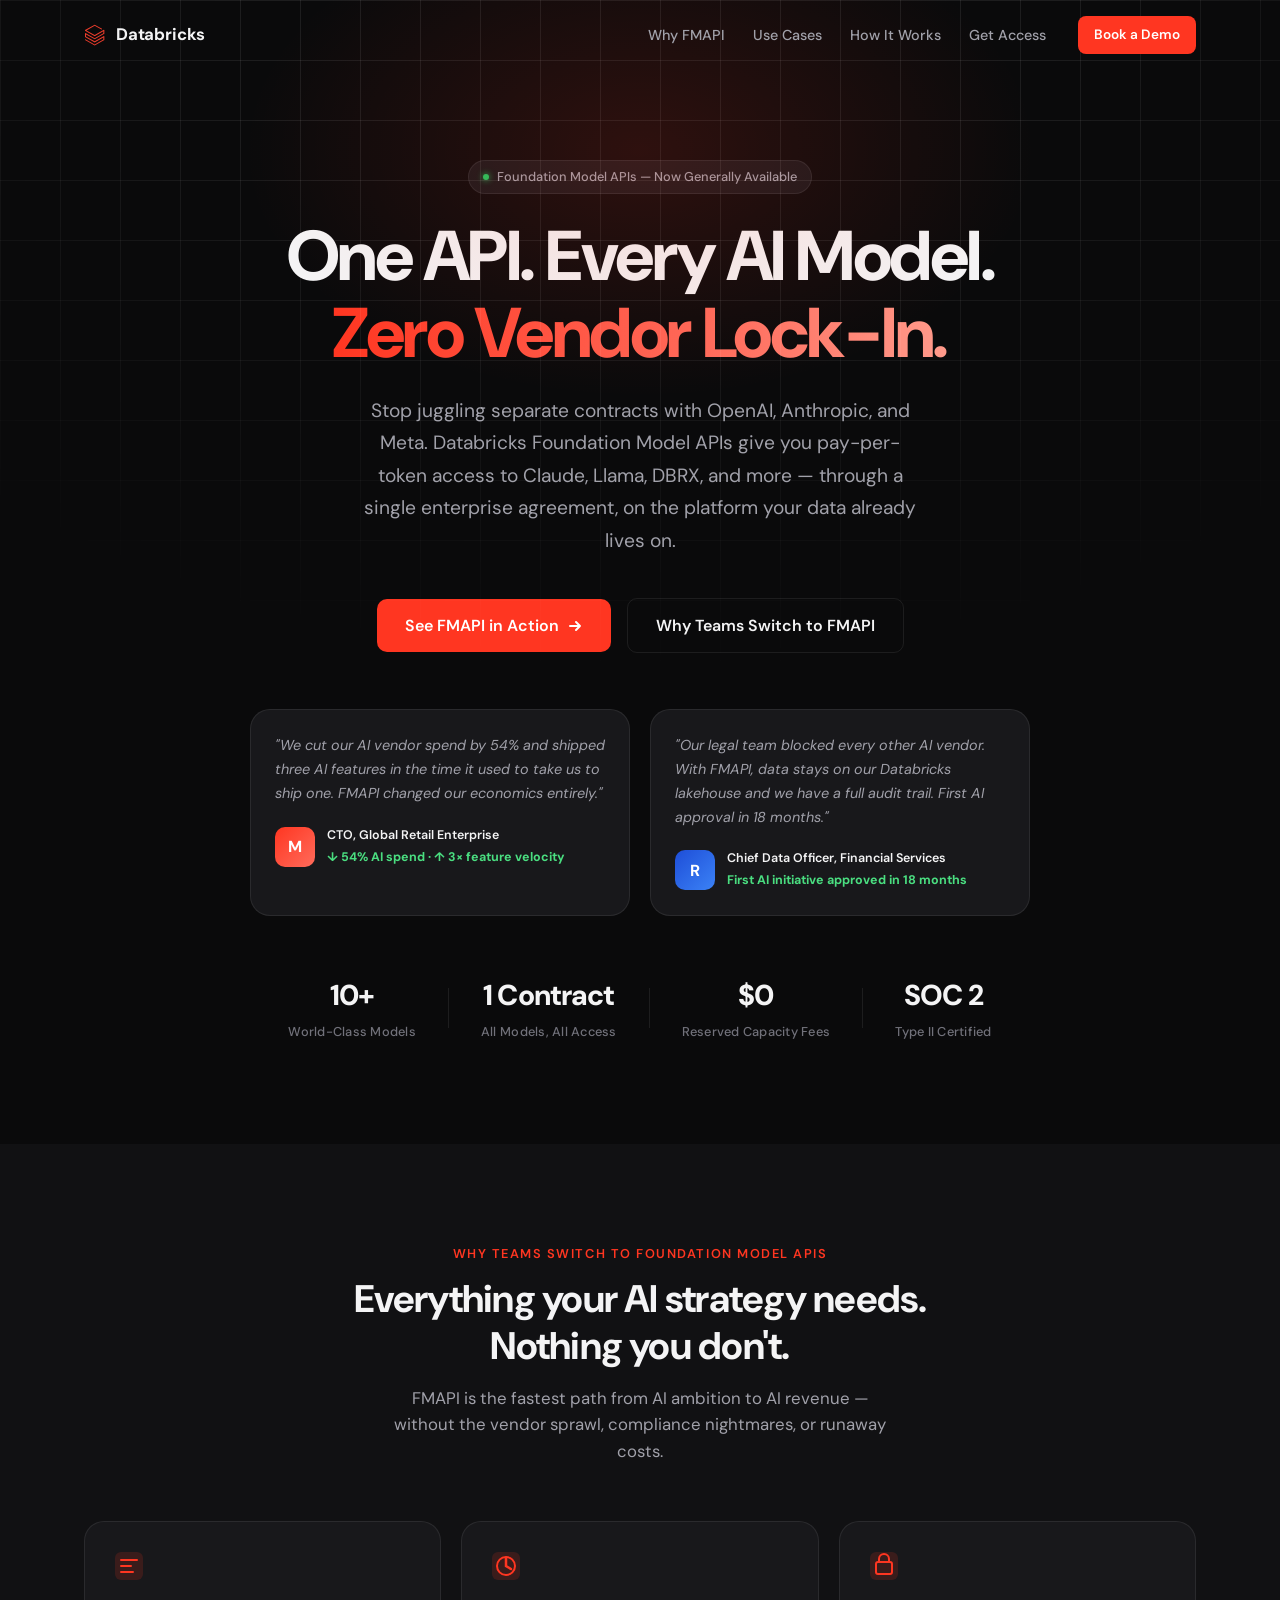
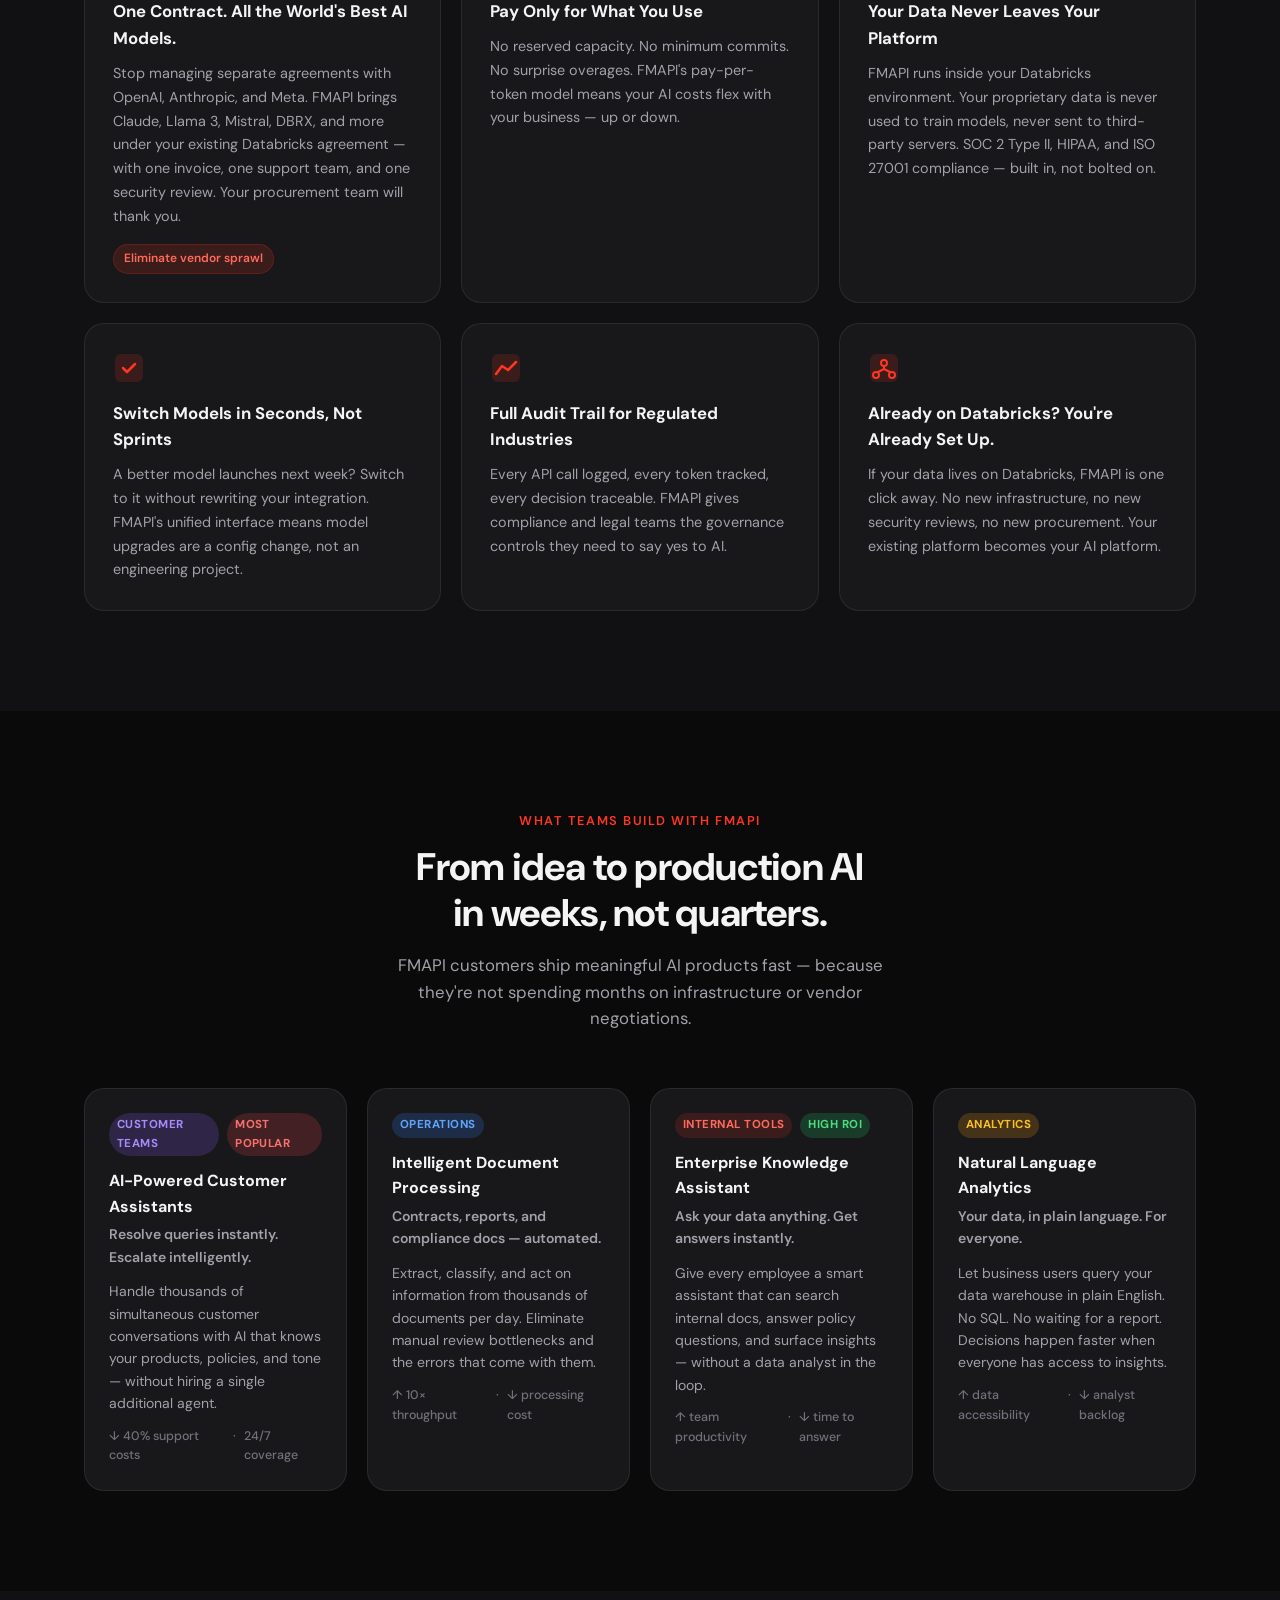
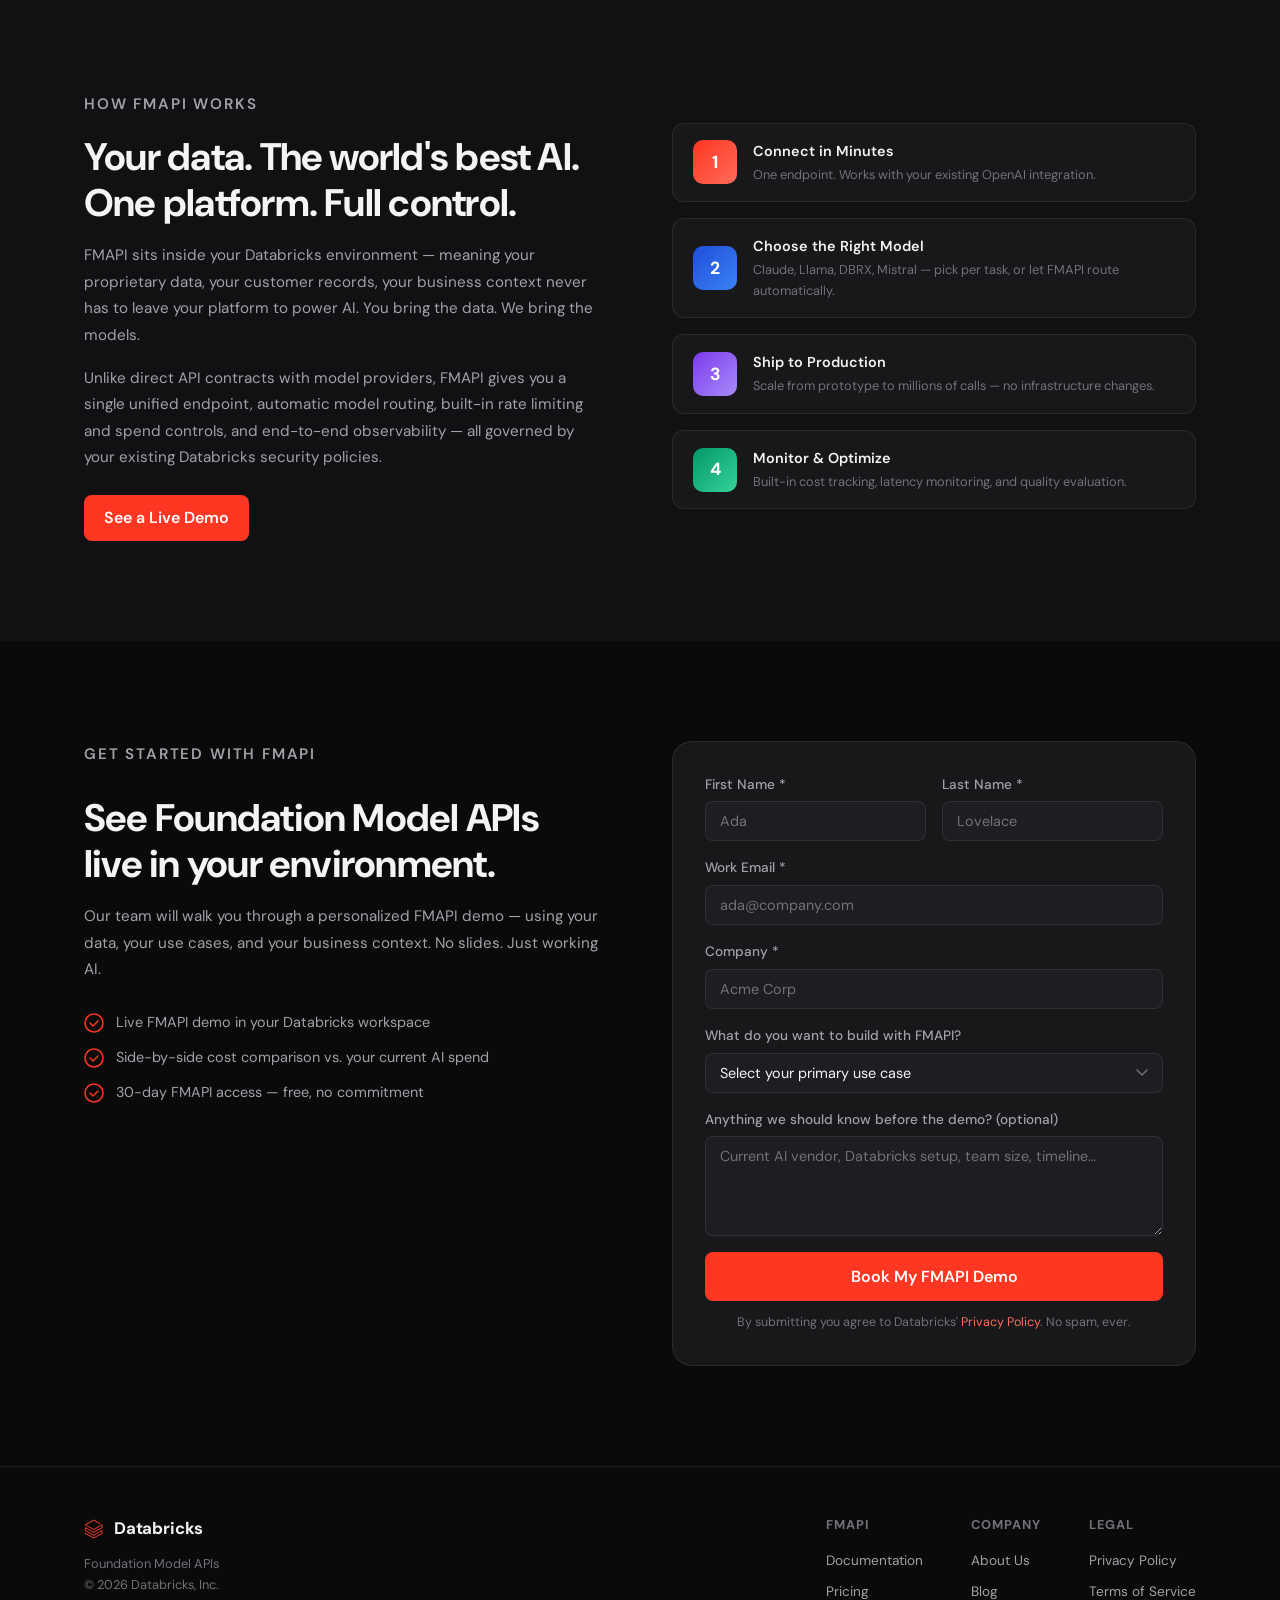
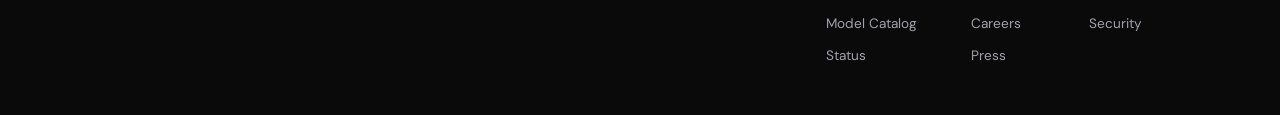
<file: index.html>
<!DOCTYPE html>
<html lang="en">
<head>
  <meta charset="UTF-8" />
  <meta name="viewport" content="width=device-width, initial-scale=1.0" />
  <title>Databricks Foundation Model APIs — One API. Every AI Model. Zero Lock-In.</title>
  <meta name="description" content="Stop negotiating separate AI vendor contracts. Access Claude, Llama, Mistral, and DBRX through one Databricks API — with pay-per-token pricing, enterprise security, and your data never leaving your platform." />
  <link rel="preconnect" href="https://fonts.googleapis.com" />
  <link rel="preconnect" href="https://fonts.gstatic.com" crossorigin />
  <link href="https://fonts.googleapis.com/css2?family=DM+Sans:ital,opsz,wght@0,9..40,300;0,9..40,400;0,9..40,500;0,9..40,600;0,9..40,700;1,9..40,400&family=DM+Mono:wght@400;500&display=swap" rel="stylesheet" />
  <link rel="stylesheet" href="css/style.css" />
</head>
<body>

  <!-- ── Navigation ── -->
  <nav class="nav" id="nav">
    <div class="nav__inner">
      <a href="#" class="nav__logo">
        <!-- Official Databricks spark mark, extracted from databricks.com -->
        <svg width="22" height="22" viewBox="0 0 20 22" fill="none" xmlns="http://www.w3.org/2000/svg" aria-hidden="true">
          <path d="m18.318 9.275-8.631 4.859L.445 8.942 0 9.182v3.77l9.687 5.431 8.63-4.84v1.995l-8.63 4.86-9.242-5.192-.445.24v.646l9.687 5.432 9.668-5.432v-3.769l-.445-.24-9.223 5.173-8.65-4.84V10.42l8.65 4.84 9.668-5.43V6.114l-.482-.277-9.186 5.155L1.482 6.41l8.205-4.6 6.741 3.787.593-.332v-.462L9.687.684 0 6.115v.592l9.687 5.432 8.63-4.86z" fill="#EE3D2C"/>
        </svg>
        <span>Databricks</span>
      </a>
      <ul class="nav__links">
        <li><a href="#features">Why FMAPI</a></li>
        <li><a href="#solutions">Use Cases</a></li>
        <li><a href="#about">How It Works</a></li>
        <li><a href="#contact">Get Access</a></li>
      </ul>
      <a href="#contact" class="btn btn--primary btn--sm">Book a Demo</a>
      <button class="nav__hamburger" id="hamburger" aria-label="Open menu">
        <span></span><span></span><span></span>
      </button>
    </div>
  </nav>

  <!-- ── Hero ── -->
  <section class="hero" id="hero">
    <div class="hero__bg-grid" aria-hidden="true"></div>
    <div class="hero__glow" aria-hidden="true"></div>
    <div class="container">
      <div class="hero__badge">
        <span class="badge-dot"></span>
        Foundation Model APIs — Now Generally Available
      </div>
      <h1 class="hero__headline">
        One API. Every AI Model.<br />
        <span class="text-gradient">Zero Vendor Lock-In.</span>
      </h1>
      <p class="hero__sub">
        Stop juggling separate contracts with OpenAI, Anthropic, and Meta. Databricks Foundation Model APIs give you pay-per-token access to Claude, Llama, DBRX, and more — through a single enterprise agreement, on the platform your data already lives on.
      </p>
      <div class="hero__cta">
        <a href="#contact" class="btn btn--primary btn--lg">
          See FMAPI in Action
          <svg width="16" height="16" viewBox="0 0 16 16" fill="none"><path d="M3 8h10M9 4l4 4-4 4" stroke="currentColor" stroke-width="2" stroke-linecap="round" stroke-linejoin="round"/></svg>
        </a>
        <a href="#features" class="btn btn--ghost btn--lg">Why Teams Switch to FMAPI</a>
      </div>

      <!-- Social proof -->
      <div class="hero__social-proof">
        <div class="proof-card reveal">
          <p class="proof-quote">"We cut our AI vendor spend by 54% and shipped three AI features in the time it used to take us to ship one. FMAPI changed our economics entirely."</p>
          <div class="proof-author">
            <div class="proof-avatar" style="background: linear-gradient(135deg, #FF3621, #ff6b5b);">M</div>
            <div>
              <div class="proof-name">CTO, Global Retail Enterprise</div>
              <div class="proof-outcome">↓ 54% AI spend · ↑ 3× feature velocity</div>
            </div>
          </div>
        </div>
        <div class="proof-card reveal">
          <p class="proof-quote">"Our legal team blocked every other AI vendor. With FMAPI, data stays on our Databricks lakehouse and we have a full audit trail. First AI approval in 18 months."</p>
          <div class="proof-author">
            <div class="proof-avatar" style="background: linear-gradient(135deg, #1e4ed8, #3b82f6);">R</div>
            <div>
              <div class="proof-name">Chief Data Officer, Financial Services</div>
              <div class="proof-outcome">First AI initiative approved in 18 months</div>
            </div>
          </div>
        </div>
      </div>

      <div class="hero__stats">
        <div class="stat">
          <span class="stat__num">10+</span>
          <span class="stat__label">World-Class Models</span>
        </div>
        <div class="stat__divider"></div>
        <div class="stat">
          <span class="stat__num">1 Contract</span>
          <span class="stat__label">All Models, All Access</span>
        </div>
        <div class="stat__divider"></div>
        <div class="stat">
          <span class="stat__num">$0</span>
          <span class="stat__label">Reserved Capacity Fees</span>
        </div>
        <div class="stat__divider"></div>
        <div class="stat">
          <span class="stat__num">SOC 2</span>
          <span class="stat__label">Type II Certified</span>
        </div>
      </div>
    </div>
  </section>

  <!-- ── Features ── -->
  <section class="features" id="features">
    <div class="container">
      <div class="section-header">
        <p class="section-eyebrow">Why Teams Switch to Foundation Model APIs</p>
        <h2 class="section-title">Everything your AI strategy needs.<br />Nothing you don't.</h2>
        <p class="section-sub">FMAPI is the fastest path from AI ambition to AI revenue — without the vendor sprawl, compliance nightmares, or runaway costs.</p>
      </div>
      <div class="features__grid">

        <div class="feature-card feature-card--large reveal">
          <div class="feature-card__icon">
            <svg width="32" height="32" viewBox="0 0 32 32" fill="none">
              <rect x="2" y="2" width="28" height="28" rx="6" fill="#FF3621" fill-opacity="0.15"/>
              <path d="M8 10h16M8 16h10M8 22h12" stroke="#FF3621" stroke-width="2" stroke-linecap="round"/>
            </svg>
          </div>
          <h3>One Contract. All the World's Best AI Models.</h3>
          <p>Stop managing separate agreements with OpenAI, Anthropic, and Meta. FMAPI brings Claude, Llama 3, Mistral, DBRX, and more under your existing Databricks agreement — with one invoice, one support team, and one security review. Your procurement team will thank you.</p>
          <div class="feature-card__pill">Eliminate vendor sprawl</div>
        </div>

        <div class="feature-card reveal">
          <div class="feature-card__icon">
            <svg width="32" height="32" viewBox="0 0 32 32" fill="none">
              <rect x="2" y="2" width="28" height="28" rx="6" fill="#FF3621" fill-opacity="0.15"/>
              <path d="M16 8v8l5 3" stroke="#FF3621" stroke-width="2.5" stroke-linecap="round"/>
              <circle cx="16" cy="16" r="9" stroke="#FF3621" stroke-width="2"/>
            </svg>
          </div>
          <h3>Pay Only for What You Use</h3>
          <p>No reserved capacity. No minimum commits. No surprise overages. FMAPI's pay-per-token model means your AI costs flex with your business — up or down.</p>
        </div>

        <div class="feature-card reveal">
          <div class="feature-card__icon">
            <svg width="32" height="32" viewBox="0 0 32 32" fill="none">
              <rect x="2" y="2" width="28" height="28" rx="6" fill="#FF3621" fill-opacity="0.15"/>
              <rect x="8" y="12" width="16" height="12" rx="2" stroke="#FF3621" stroke-width="2"/>
              <path d="M11 12V9a5 5 0 0 1 10 0v3" stroke="#FF3621" stroke-width="2" stroke-linecap="round"/>
            </svg>
          </div>
          <h3>Your Data Never Leaves Your Platform</h3>
          <p>FMAPI runs inside your Databricks environment. Your proprietary data is never used to train models, never sent to third-party servers. SOC 2 Type II, HIPAA, and ISO 27001 compliance — built in, not bolted on.</p>
        </div>

        <div class="feature-card reveal">
          <div class="feature-card__icon">
            <svg width="32" height="32" viewBox="0 0 32 32" fill="none">
              <rect x="2" y="2" width="28" height="28" rx="6" fill="#FF3621" fill-opacity="0.15"/>
              <path d="M10 16l4 4 8-8" stroke="#FF3621" stroke-width="2.5" stroke-linecap="round" stroke-linejoin="round"/>
            </svg>
          </div>
          <h3>Switch Models in Seconds, Not Sprints</h3>
          <p>A better model launches next week? Switch to it without rewriting your integration. FMAPI's unified interface means model upgrades are a config change, not an engineering project.</p>
        </div>

        <div class="feature-card reveal">
          <div class="feature-card__icon">
            <svg width="32" height="32" viewBox="0 0 32 32" fill="none">
              <rect x="2" y="2" width="28" height="28" rx="6" fill="#FF3621" fill-opacity="0.15"/>
              <polyline points="6,22 12,14 18,18 26,10" stroke="#FF3621" stroke-width="2.5" stroke-linecap="round" stroke-linejoin="round"/>
            </svg>
          </div>
          <h3>Full Audit Trail for Regulated Industries</h3>
          <p>Every API call logged, every token tracked, every decision traceable. FMAPI gives compliance and legal teams the governance controls they need to say yes to AI.</p>
        </div>

        <div class="feature-card reveal">
          <div class="feature-card__icon">
            <svg width="32" height="32" viewBox="0 0 32 32" fill="none">
              <rect x="2" y="2" width="28" height="28" rx="6" fill="#FF3621" fill-opacity="0.15"/>
              <circle cx="16" cy="11" r="3" stroke="#FF3621" stroke-width="2"/>
              <circle cx="8" cy="23" r="3" stroke="#FF3621" stroke-width="2"/>
              <circle cx="24" cy="23" r="3" stroke="#FF3621" stroke-width="2"/>
              <path d="M16 14v3M16 17l-6 3M16 17l6 3" stroke="#FF3621" stroke-width="2" stroke-linecap="round"/>
            </svg>
          </div>
          <h3>Already on Databricks? You're Already Set Up.</h3>
          <p>If your data lives on Databricks, FMAPI is one click away. No new infrastructure, no new security reviews, no new procurement. Your existing platform becomes your AI platform.</p>
        </div>

      </div>
    </div>
  </section>

  <!-- ── Use Cases ── -->
  <section class="models" id="solutions">
    <div class="container">
      <div class="section-header">
        <p class="section-eyebrow">What Teams Build with FMAPI</p>
        <h2 class="section-title">From idea to production AI<br />in weeks, not quarters.</h2>
        <p class="section-sub">FMAPI customers ship meaningful AI products fast — because they're not spending months on infrastructure or vendor negotiations.</p>
      </div>
      <div class="models__grid">
        <div class="model-card reveal">
          <div class="model-card__header">
            <span class="model-badge model-badge--anthropic">Customer Teams</span>
            <span class="model-badge model-badge--hot">Most Popular</span>
          </div>
          <h4>AI-Powered Customer Assistants</h4>
          <p class="model-card__usecase">Resolve queries instantly. Escalate intelligently.</p>
          <p>Handle thousands of simultaneous customer conversations with AI that knows your products, policies, and tone — without hiring a single additional agent.</p>
          <div class="model-card__stats">
            <span>↓ 40% support costs</span>
            <span>·</span>
            <span>24/7 coverage</span>
          </div>
        </div>
        <div class="model-card reveal">
          <div class="model-card__header">
            <span class="model-badge model-badge--meta">Operations</span>
          </div>
          <h4>Intelligent Document Processing</h4>
          <p class="model-card__usecase">Contracts, reports, and compliance docs — automated.</p>
          <p>Extract, classify, and act on information from thousands of documents per day. Eliminate manual review bottlenecks and the errors that come with them.</p>
          <div class="model-card__stats">
            <span>↑ 10× throughput</span>
            <span>·</span>
            <span>↓ processing cost</span>
          </div>
        </div>
        <div class="model-card reveal">
          <div class="model-card__header">
            <span class="model-badge model-badge--databricks">Internal Tools</span>
            <span class="model-badge model-badge--new">High ROI</span>
          </div>
          <h4>Enterprise Knowledge Assistant</h4>
          <p class="model-card__usecase">Ask your data anything. Get answers instantly.</p>
          <p>Give every employee a smart assistant that can search internal docs, answer policy questions, and surface insights — without a data analyst in the loop.</p>
          <div class="model-card__stats">
            <span>↑ team productivity</span>
            <span>·</span>
            <span>↓ time to answer</span>
          </div>
        </div>
        <div class="model-card reveal">
          <div class="model-card__header">
            <span class="model-badge model-badge--mistral">Analytics</span>
          </div>
          <h4>Natural Language Analytics</h4>
          <p class="model-card__usecase">Your data, in plain language. For everyone.</p>
          <p>Let business users query your data warehouse in plain English. No SQL. No waiting for a report. Decisions happen faster when everyone has access to insights.</p>
          <div class="model-card__stats">
            <span>↑ data accessibility</span>
            <span>·</span>
            <span>↓ analyst backlog</span>
          </div>
        </div>
      </div>
    </div>
  </section>

  <!-- ── How It Works ── -->
  <section class="about" id="about">
    <div class="container">
      <div class="about__inner">
        <div class="about__content reveal">
          <p class="section-eyebrow">How FMAPI Works</p>
          <h2 class="section-title">Your data. The world's best AI.<br />One platform. Full control.</h2>
          <p>FMAPI sits inside your Databricks environment — meaning your proprietary data, your customer records, your business context never has to leave your platform to power AI. You bring the data. We bring the models.</p>
          <p>Unlike direct API contracts with model providers, FMAPI gives you a single unified endpoint, automatic model routing, built-in rate limiting and spend controls, and end-to-end observability — all governed by your existing Databricks security policies.</p>
          <a href="#contact" class="btn btn--primary">See a Live Demo</a>
        </div>
        <div class="about__cards reveal">
          <div class="team-card">
            <div class="team-card__avatar" style="background: linear-gradient(135deg, #FF3621, #ff6b5b);">1</div>
            <div>
              <div class="team-card__name">Connect in Minutes</div>
              <div class="team-card__role">One endpoint. Works with your existing OpenAI integration.</div>
            </div>
          </div>
          <div class="team-card">
            <div class="team-card__avatar" style="background: linear-gradient(135deg, #1e4ed8, #3b82f6);">2</div>
            <div>
              <div class="team-card__name">Choose the Right Model</div>
              <div class="team-card__role">Claude, Llama, DBRX, Mistral — pick per task, or let FMAPI route automatically.</div>
            </div>
          </div>
          <div class="team-card">
            <div class="team-card__avatar" style="background: linear-gradient(135deg, #7c3aed, #a78bfa);">3</div>
            <div>
              <div class="team-card__name">Ship to Production</div>
              <div class="team-card__role">Scale from prototype to millions of calls — no infrastructure changes.</div>
            </div>
          </div>
          <div class="team-card">
            <div class="team-card__avatar" style="background: linear-gradient(135deg, #059669, #34d399);">4</div>
            <div>
              <div class="team-card__name">Monitor &amp; Optimize</div>
              <div class="team-card__role">Built-in cost tracking, latency monitoring, and quality evaluation.</div>
            </div>
          </div>
        </div>
      </div>
    </div>
  </section>

  <!-- ── Contact ── -->
  <section class="contact" id="contact">
    <div class="container">
      <div class="contact__inner">
        <div class="contact__info reveal">
          <p class="section-eyebrow">Get Started with FMAPI</p>
          <h2 class="section-title">See Foundation Model APIs<br />live in your environment.</h2>
          <p>Our team will walk you through a personalized FMAPI demo — using your data, your use cases, and your business context. No slides. Just working AI.</p>
          <ul class="contact__bullets">
            <li>
              <svg width="20" height="20" viewBox="0 0 20 20" fill="none"><circle cx="10" cy="10" r="9" stroke="#FF3621" stroke-width="1.5"/><path d="M6 10l3 3 5-5" stroke="#FF3621" stroke-width="1.5" stroke-linecap="round" stroke-linejoin="round"/></svg>
              Live FMAPI demo in your Databricks workspace
            </li>
            <li>
              <svg width="20" height="20" viewBox="0 0 20 20" fill="none"><circle cx="10" cy="10" r="9" stroke="#FF3621" stroke-width="1.5"/><path d="M6 10l3 3 5-5" stroke="#FF3621" stroke-width="1.5" stroke-linecap="round" stroke-linejoin="round"/></svg>
              Side-by-side cost comparison vs. your current AI spend
            </li>
            <li>
              <svg width="20" height="20" viewBox="0 0 20 20" fill="none"><circle cx="10" cy="10" r="9" stroke="#FF3621" stroke-width="1.5"/><path d="M6 10l3 3 5-5" stroke="#FF3621" stroke-width="1.5" stroke-linecap="round" stroke-linejoin="round"/></svg>
              30-day FMAPI access — free, no commitment
            </li>
          </ul>
        </div>
        <div class="contact__form-wrap reveal">
          <form class="contact-form" id="contactForm" novalidate>
            <div class="form-row">
              <div class="form-group">
                <label for="firstName">First Name *</label>
                <input type="text" id="firstName" name="firstName" placeholder="Ada" autocomplete="given-name" required />
              </div>
              <div class="form-group">
                <label for="lastName">Last Name *</label>
                <input type="text" id="lastName" name="lastName" placeholder="Lovelace" autocomplete="family-name" required />
              </div>
            </div>
            <div class="form-group">
              <label for="email">Work Email *</label>
              <input type="email" id="email" name="email" placeholder="ada@company.com" autocomplete="email" required />
            </div>
            <div class="form-group">
              <label for="company">Company *</label>
              <input type="text" id="company" name="company" placeholder="Acme Corp" autocomplete="organization" required />
            </div>
            <div class="form-group">
              <label for="usecase">What do you want to build with FMAPI?</label>
              <select id="usecase" name="usecase">
                <option value="" disabled selected>Select your primary use case</option>
                <option value="customer-ai">AI Customer Assistant</option>
                <option value="doc-processing">Document &amp; Process Automation</option>
                <option value="knowledge">Internal Knowledge Assistant</option>
                <option value="analytics">Natural Language Analytics</option>
                <option value="replace">Replace Existing AI Vendor</option>
                <option value="other">Exploring Options</option>
              </select>
            </div>
            <div class="form-group">
              <label for="message">Anything we should know before the demo? (optional)</label>
              <textarea id="message" name="message" rows="3" placeholder="Current AI vendor, Databricks setup, team size, timeline…"></textarea>
            </div>
            <button type="submit" class="btn btn--primary btn--full" id="submitBtn">
              <span class="btn-text">Book My FMAPI Demo</span>
              <span class="btn-spinner" aria-hidden="true"></span>
            </button>
            <p class="form-disclaimer">By submitting you agree to Databricks' <a href="#">Privacy Policy</a>. No spam, ever.</p>
          </form>
          <div class="form-success" id="formSuccess" hidden>
            <div class="form-success__icon">
              <svg width="48" height="48" viewBox="0 0 48 48" fill="none"><circle cx="24" cy="24" r="22" stroke="#FF3621" stroke-width="2"/><path d="M14 24l7 7 13-13" stroke="#FF3621" stroke-width="3" stroke-linecap="round" stroke-linejoin="round"/></svg>
            </div>
            <h3>Demo booked!</h3>
            <p>A Databricks FMAPI specialist will reach out within 1 business day to schedule your personalized session. Check your inbox.</p>
          </div>
        </div>
      </div>
    </div>
  </section>

  <!-- ── Footer ── -->
  <footer class="footer">
    <div class="container">
      <div class="footer__inner">
        <div class="footer__brand">
          <a href="#" class="nav__logo">
            <svg width="20" height="20" viewBox="0 0 20 22" fill="none" xmlns="http://www.w3.org/2000/svg" aria-hidden="true">
              <path d="m18.318 9.275-8.631 4.859L.445 8.942 0 9.182v3.77l9.687 5.431 8.63-4.84v1.995l-8.63 4.86-9.242-5.192-.445.24v.646l9.687 5.432 9.668-5.432v-3.769l-.445-.24-9.223 5.173-8.65-4.84V10.42l8.65 4.84 9.668-5.43V6.114l-.482-.277-9.186 5.155L1.482 6.41l8.205-4.6 6.741 3.787.593-.332v-.462L9.687.684 0 6.115v.592l9.687 5.432 8.63-4.86z" fill="#EE3D2C"/>
            </svg>
            <span>Databricks</span>
          </a>
          <p>Foundation Model APIs<br />© 2026 Databricks, Inc.</p>
        </div>
        <nav class="footer__links">
          <div>
            <h5>FMAPI</h5>
            <a href="#">Documentation</a>
            <a href="#">Pricing</a>
            <a href="#">Model Catalog</a>
            <a href="#">Status</a>
          </div>
          <div>
            <h5>Company</h5>
            <a href="#">About Us</a>
            <a href="#">Blog</a>
            <a href="#">Careers</a>
            <a href="#">Press</a>
          </div>
          <div>
            <h5>Legal</h5>
            <a href="#">Privacy Policy</a>
            <a href="#">Terms of Service</a>
            <a href="#">Security</a>
          </div>
        </nav>
      </div>
    </div>
  </footer>

  <script src="js/main.js"></script>
</body>
</html>
</file>
<file: css/style.css>
/* ── Reset & Base ── */
*, *::before, *::after { box-sizing: border-box; margin: 0; padding: 0; }

:root {
  --red:       #FF3621;
  --red-light: #FF6B5B;
  --red-dim:   rgba(255, 54, 33, 0.15);
  --bg:        #0A0A0B;
  --bg-2:      #111113;
  --bg-3:      #18181B;
  --bg-4:      #1E1E22;
  --border:    rgba(255,255,255,0.08);
  --border-hover: rgba(255, 54, 33, 0.4);
  --text:      #F4F4F5;
  --text-2:    #A1A1AA;
  --text-3:    #71717A;
  --font:      'DM Sans', system-ui, sans-serif;
  --mono:      'DM Mono', 'Fira Code', monospace;
  --radius:    12px;
  --radius-lg: 20px;
  --shadow:    0 4px 32px rgba(0,0,0,0.4);
  --transition: 0.2s ease;
}

html { scroll-behavior: smooth; font-size: 16px; }

body {
  font-family: var(--font);
  background: var(--bg);
  color: var(--text);
  line-height: 1.6;
  -webkit-font-smoothing: antialiased;
}

a { color: inherit; text-decoration: none; }
img, svg { display: block; }

/* ── Container ── */
.container {
  width: 100%;
  max-width: 1160px;
  margin: 0 auto;
  padding: 0 24px;
}

/* ── Typography ── */
.text-gradient {
  background: linear-gradient(90deg, var(--red) 0%, var(--red-light) 60%, #ff9a8b 100%);
  -webkit-background-clip: text;
  -webkit-text-fill-color: transparent;
  background-clip: text;
}

.section-eyebrow {
  font-size: 0.8rem;
  font-weight: 600;
  letter-spacing: 0.12em;
  text-transform: uppercase;
  color: var(--red);
  margin-bottom: 12px;
}

.section-title {
  font-size: clamp(1.75rem, 3vw, 2.5rem);
  font-weight: 700;
  line-height: 1.2;
  letter-spacing: -0.02em;
  margin-bottom: 16px;
}

.section-sub {
  color: var(--text-2);
  font-size: 1.05rem;
  max-width: 520px;
}

.section-header {
  text-align: center;
  margin-bottom: 56px;
}

.section-header .section-sub { margin: 0 auto; }

/* ── Buttons ── */
.btn {
  display: inline-flex;
  align-items: center;
  gap: 8px;
  font-family: var(--font);
  font-weight: 600;
  border-radius: 8px;
  cursor: pointer;
  transition: all var(--transition);
  border: none;
  text-decoration: none;
  white-space: nowrap;
}

.btn--primary {
  background: var(--red);
  color: #fff;
  padding: 10px 20px;
}
.btn--primary:hover {
  background: var(--red-light);
  transform: translateY(-1px);
  box-shadow: 0 8px 24px rgba(255,54,33,0.35);
}

.btn--ghost {
  background: transparent;
  color: var(--text);
  border: 1px solid var(--border);
  padding: 10px 20px;
}
.btn--ghost:hover {
  border-color: var(--border-hover);
  color: var(--red-light);
  background: var(--red-dim);
}

.btn--lg { font-size: 1rem; padding: 14px 28px; border-radius: 10px; }
.btn--sm { font-size: 0.85rem; padding: 8px 16px; }
.btn--full { width: 100%; justify-content: center; padding: 14px; font-size: 1rem; }

.btn-spinner {
  display: none;
  width: 16px; height: 16px;
  border: 2px solid rgba(255,255,255,0.3);
  border-top-color: #fff;
  border-radius: 50%;
  animation: spin 0.6s linear infinite;
}
.btn--loading .btn-spinner { display: block; }
.btn--loading .btn-text { display: none; }

@keyframes spin { to { transform: rotate(360deg); } }

/* ── Navigation ── */
.nav {
  position: fixed; top: 0; left: 0; right: 0; z-index: 100;
  padding: 16px 0;
  transition: background var(--transition), border-color var(--transition);
}
.nav.scrolled {
  background: rgba(10,10,11,0.85);
  backdrop-filter: blur(16px);
  border-bottom: 1px solid var(--border);
}

.nav__inner {
  max-width: 1160px;
  margin: 0 auto;
  padding: 0 24px;
  display: flex;
  align-items: center;
  gap: 32px;
}

.nav__logo {
  display: flex;
  align-items: center;
  gap: 10px;
  font-weight: 700;
  font-size: 1.05rem;
  letter-spacing: -0.01em;
  flex-shrink: 0;
}

.nav__links {
  display: flex;
  align-items: center;
  gap: 28px;
  list-style: none;
  margin-left: auto;
}

.nav__links a {
  color: var(--text-2);
  font-size: 0.9rem;
  font-weight: 500;
  transition: color var(--transition);
}
.nav__links a:hover { color: var(--text); }

.nav__hamburger {
  display: none;
  flex-direction: column;
  gap: 5px;
  background: none;
  border: none;
  cursor: pointer;
  margin-left: auto;
  padding: 4px;
}
.nav__hamburger span {
  display: block;
  width: 22px; height: 2px;
  background: var(--text);
  border-radius: 2px;
  transition: all 0.25s;
}

/* ── Hero ── */
.hero {
  position: relative;
  padding: 160px 0 100px;
  text-align: center;
  overflow: hidden;
}

.hero__bg-grid {
  position: absolute; inset: 0;
  background-image:
    linear-gradient(var(--border) 1px, transparent 1px),
    linear-gradient(90deg, var(--border) 1px, transparent 1px);
  background-size: 60px 60px;
  mask-image: radial-gradient(ellipse 80% 60% at 50% 0%, black 40%, transparent 100%);
}

.hero__glow {
  position: absolute;
  top: -100px; left: 50%; transform: translateX(-50%);
  width: 800px; height: 500px;
  background: radial-gradient(ellipse, rgba(255,54,33,0.15) 0%, transparent 70%);
  pointer-events: none;
}

.hero__badge {
  display: inline-flex;
  align-items: center;
  gap: 8px;
  background: var(--bg-3);
  border: 1px solid var(--border);
  border-radius: 100px;
  padding: 6px 14px;
  font-size: 0.8rem;
  font-weight: 500;
  color: var(--text-2);
  margin-bottom: 24px;
}

.badge-dot {
  width: 6px; height: 6px;
  background: #22c55e;
  border-radius: 50%;
  box-shadow: 0 0 6px #22c55e;
  animation: pulse-dot 2s ease-in-out infinite;
}

@keyframes pulse-dot {
  0%, 100% { opacity: 1; }
  50% { opacity: 0.4; }
}

.hero__headline {
  font-size: clamp(2.5rem, 5.5vw, 4.5rem);
  font-weight: 800;
  line-height: 1.08;
  letter-spacing: -0.035em;
  margin-bottom: 24px;
}

.hero__sub {
  font-size: clamp(1rem, 1.5vw, 1.2rem);
  color: var(--text-2);
  max-width: 560px;
  margin: 0 auto 40px;
  line-height: 1.7;
}

.hero__cta {
  display: flex;
  align-items: center;
  justify-content: center;
  gap: 16px;
  flex-wrap: wrap;
  margin-bottom: 56px;
}

/* ── Social Proof Panel ── */
.hero__social-proof {
  display: grid;
  grid-template-columns: 1fr 1fr;
  gap: 20px;
  max-width: 780px;
  margin: 0 auto 56px;
  text-align: left;
}

.proof-card {
  background: var(--bg-3);
  border: 1px solid var(--border);
  border-radius: var(--radius-lg);
  padding: 24px;
  transition: border-color var(--transition);
}
.proof-card:hover { border-color: var(--border-hover); }

.proof-quote {
  font-size: 0.9rem;
  line-height: 1.65;
  color: var(--text-2);
  margin-bottom: 20px;
  font-style: italic;
}

.proof-author {
  display: flex;
  align-items: center;
  gap: 12px;
}

.proof-avatar {
  width: 40px; height: 40px;
  border-radius: 10px;
  display: flex;
  align-items: center;
  justify-content: center;
  font-weight: 700;
  font-size: 1rem;
  color: #fff;
  flex-shrink: 0;
}

.proof-name  { font-size: 0.78rem; font-weight: 600; color: var(--text); }
.proof-outcome {
  font-size: 0.78rem;
  font-weight: 700;
  color: #4ade80;
  margin-top: 2px;
}

@media (max-width: 600px) {
  .hero__social-proof { grid-template-columns: 1fr; }
}

/* ── Stats ── */
.hero__stats {
  display: flex;
  align-items: center;
  justify-content: center;
  gap: 32px;
  flex-wrap: wrap;
}

.stat { text-align: center; }
.stat__num {
  display: block;
  font-size: 1.8rem;
  font-weight: 800;
  letter-spacing: -0.03em;
  color: var(--text);
}
.stat__label {
  font-size: 0.8rem;
  color: var(--text-3);
  font-weight: 500;
  letter-spacing: 0.02em;
}

.stat__divider {
  width: 1px;
  height: 40px;
  background: var(--border);
}

/* ── Features ── */
.features {
  padding: 100px 0;
  background: var(--bg-2);
}

.features__grid {
  display: grid;
  grid-template-columns: repeat(3, 1fr);
  grid-template-rows: auto auto;
  gap: 20px;
}

.feature-card--large { grid-column: span 1; }

.feature-card {
  background: var(--bg-3);
  border: 1px solid var(--border);
  border-radius: var(--radius-lg);
  padding: 28px;
  transition: border-color var(--transition), transform var(--transition), box-shadow var(--transition);
}

.feature-card:hover {
  border-color: var(--border-hover);
  transform: translateY(-3px);
  box-shadow: 0 12px 40px rgba(255,54,33,0.1);
}

.feature-card__icon { margin-bottom: 16px; }
.feature-card h3 { font-size: 1.05rem; font-weight: 700; margin-bottom: 10px; }
.feature-card p  { color: var(--text-2); font-size: 0.9rem; line-height: 1.65; }

.feature-card__pill {
  display: inline-block;
  margin-top: 16px;
  padding: 4px 10px;
  background: var(--red-dim);
  border: 1px solid rgba(255,54,33,0.2);
  border-radius: 100px;
  font-size: 0.75rem;
  font-weight: 600;
  color: var(--red-light);
}

/* ── Models ── */
.models {
  padding: 100px 0;
}

.models__grid {
  display: grid;
  grid-template-columns: repeat(auto-fit, minmax(240px, 1fr));
  gap: 20px;
}

.model-card {
  background: var(--bg-3);
  border: 1px solid var(--border);
  border-radius: var(--radius-lg);
  padding: 24px;
  transition: border-color var(--transition), transform var(--transition);
}

.model-card:hover {
  border-color: var(--border-hover);
  transform: translateY(-3px);
}

.model-card__header {
  display: flex;
  align-items: center;
  gap: 8px;
  margin-bottom: 12px;
}

.model-badge {
  padding: 3px 8px;
  border-radius: 100px;
  font-size: 0.72rem;
  font-weight: 700;
  letter-spacing: 0.04em;
  text-transform: uppercase;
}

.model-badge--anthropic  { background: rgba(139,92,246,0.2); color: #a78bfa; }
.model-badge--meta       { background: rgba(59,130,246,0.2); color: #60a5fa; }
.model-badge--databricks { background: var(--red-dim); color: var(--red-light); }
.model-badge--mistral    { background: rgba(245,158,11,0.2); color: #fbbf24; }
.model-badge--hot        { background: rgba(239,68,68,0.2); color: #f87171; }
.model-badge--new        { background: rgba(34,197,94,0.2); color: #4ade80; }

.model-card h4 { font-size: 1rem; font-weight: 700; margin-bottom: 4px; }

.model-card__endpoint,
.model-card__usecase {
  font-size: 0.78rem;
  font-weight: 600;
  color: var(--red-light);
  margin-bottom: 10px;
}

.model-card p { color: var(--text-2); font-size: 0.875rem; line-height: 1.6; margin-bottom: 12px; }

.model-card__stats {
  display: flex;
  gap: 8px;
  font-size: 0.78rem;
  color: var(--text-3);
  font-weight: 500;
}

/* ── About ── */
.about {
  padding: 100px 0;
  background: var(--bg-2);
}

.about__inner {
  display: grid;
  grid-template-columns: 1fr 1fr;
  gap: 64px;
  align-items: center;
}

.about__content p {
  color: var(--text-2);
  margin-bottom: 16px;
  font-size: 0.95rem;
  line-height: 1.75;
}
.about__content .btn { margin-top: 8px; }

.about__cards {
  display: flex;
  flex-direction: column;
  gap: 16px;
}

.team-card {
  display: flex;
  align-items: center;
  gap: 16px;
  background: var(--bg-3);
  border: 1px solid var(--border);
  border-radius: var(--radius);
  padding: 16px 20px;
  transition: border-color var(--transition);
}
.team-card:hover { border-color: var(--border-hover); }

.team-card__avatar {
  width: 44px; height: 44px;
  border-radius: 10px;
  display: flex;
  align-items: center;
  justify-content: center;
  font-weight: 700;
  font-size: 1.1rem;
  color: #fff;
  flex-shrink: 0;
}

.team-card__name  { font-weight: 600; font-size: 0.9rem; }
.team-card__role  { color: var(--text-3); font-size: 0.8rem; margin-top: 2px; }

/* ── Contact ── */
.contact {
  padding: 100px 0;
}

.contact__inner {
  display: grid;
  grid-template-columns: 1fr 1fr;
  gap: 64px;
  align-items: start;
}

.contact__info p {
  color: var(--text-2);
  margin-bottom: 28px;
  font-size: 0.95rem;
  line-height: 1.75;
}

.contact__bullets {
  list-style: none;
  display: flex;
  flex-direction: column;
  gap: 12px;
}

.contact__bullets li {
  display: flex;
  align-items: center;
  gap: 12px;
  color: var(--text-2);
  font-size: 0.9rem;
}

/* ── Form ── */
.contact-form {
  background: var(--bg-3);
  border: 1px solid var(--border);
  border-radius: var(--radius-lg);
  padding: 32px;
}

.form-row {
  display: grid;
  grid-template-columns: 1fr 1fr;
  gap: 16px;
}

.form-group {
  display: flex;
  flex-direction: column;
  gap: 6px;
  margin-bottom: 16px;
}

.form-group label {
  font-size: 0.85rem;
  font-weight: 500;
  color: var(--text-2);
}

.form-group input,
.form-group select,
.form-group textarea {
  background: var(--bg-4);
  border: 1px solid var(--border);
  border-radius: 8px;
  padding: 10px 14px;
  font-family: var(--font);
  font-size: 0.9rem;
  color: var(--text);
  transition: border-color var(--transition), box-shadow var(--transition);
  outline: none;
  width: 100%;
  appearance: none;
  -webkit-appearance: none;
}

.form-group select {
  background-image: url("data:image/svg+xml,%3Csvg xmlns='http://www.w3.org/2000/svg' width='12' height='8' viewBox='0 0 12 8'%3E%3Cpath d='M1 1l5 5 5-5' stroke='%2371717A' stroke-width='1.5' fill='none' stroke-linecap='round'/%3E%3C/svg%3E");
  background-repeat: no-repeat;
  background-position: right 14px center;
  padding-right: 36px;
}

.form-group input:focus,
.form-group select:focus,
.form-group textarea:focus {
  border-color: var(--red);
  box-shadow: 0 0 0 3px rgba(255,54,33,0.15);
}

.form-group input::placeholder,
.form-group textarea::placeholder {
  color: var(--text-3);
}

.form-group textarea { resize: vertical; min-height: 100px; }

.form-group input.error,
.form-group select.error {
  border-color: #ef4444;
}

.form-disclaimer {
  margin-top: 12px;
  font-size: 0.78rem;
  color: var(--text-3);
  text-align: center;
}
.form-disclaimer a { color: var(--red-light); }

/* ── Success state ── */
.form-success {
  background: var(--bg-3);
  border: 1px solid var(--border);
  border-radius: var(--radius-lg);
  padding: 48px 32px;
  text-align: center;
}
.form-success__icon { margin: 0 auto 20px; }
.form-success h3 { font-size: 1.4rem; font-weight: 700; margin-bottom: 10px; }
.form-success p { color: var(--text-2); font-size: 0.95rem; }

/* ── Footer ── */
.footer {
  border-top: 1px solid var(--border);
  padding: 48px 0;
  background: var(--bg);
}

.footer__inner {
  display: flex;
  gap: 64px;
  align-items: flex-start;
}

.footer__brand {
  flex-shrink: 0;
}

.footer__brand p {
  margin-top: 12px;
  font-size: 0.8rem;
  color: var(--text-3);
  line-height: 1.6;
}

.footer__links {
  display: flex;
  gap: 48px;
  margin-left: auto;
}

.footer__links > div {
  display: flex;
  flex-direction: column;
  gap: 10px;
}

.footer__links h5 {
  font-size: 0.8rem;
  font-weight: 700;
  text-transform: uppercase;
  letter-spacing: 0.08em;
  color: var(--text-3);
  margin-bottom: 4px;
}

.footer__links a {
  font-size: 0.85rem;
  color: var(--text-2);
  transition: color var(--transition);
}
.footer__links a:hover { color: var(--text); }

/* ── Reveal animation ── */
.reveal {
  opacity: 0;
  transform: translateY(24px);
  transition: opacity 0.55s ease, transform 0.55s ease;
}
.reveal.visible {
  opacity: 1;
  transform: translateY(0);
}

/* ── Responsive ── */
@media (max-width: 1024px) {
  .features__grid { grid-template-columns: repeat(2, 1fr); }
  .feature-card--large { grid-column: span 2; }
}

@media (max-width: 768px) {
  .nav__links, .nav > .btn { display: none; }
  .nav__hamburger { display: flex; }
  .nav.menu-open .nav__links {
    display: flex;
    flex-direction: column;
    position: absolute;
    top: 100%; left: 0; right: 0;
    background: var(--bg-2);
    border-bottom: 1px solid var(--border);
    padding: 24px;
    gap: 20px;
  }
  .nav.menu-open .nav__links li a { font-size: 1.1rem; }

  .hero { padding: 120px 0 80px; }
  .hero__stats { gap: 20px; }
  .stat__divider { display: none; }

  .features__grid { grid-template-columns: 1fr; }
  .feature-card--large { grid-column: span 1; }

  .about__inner,
  .contact__inner { grid-template-columns: 1fr; gap: 40px; }

  .form-row { grid-template-columns: 1fr; }

  .footer__inner { flex-direction: column; gap: 32px; }
  .footer__links { flex-wrap: wrap; gap: 32px; }
}

@media (max-width: 480px) {
  .hero__cta { flex-direction: column; align-items: stretch; }
  .hero__cta .btn { justify-content: center; }
  .models__grid { grid-template-columns: 1fr; }
  .hero__stats { flex-direction: column; gap: 12px; }
}
</file>
